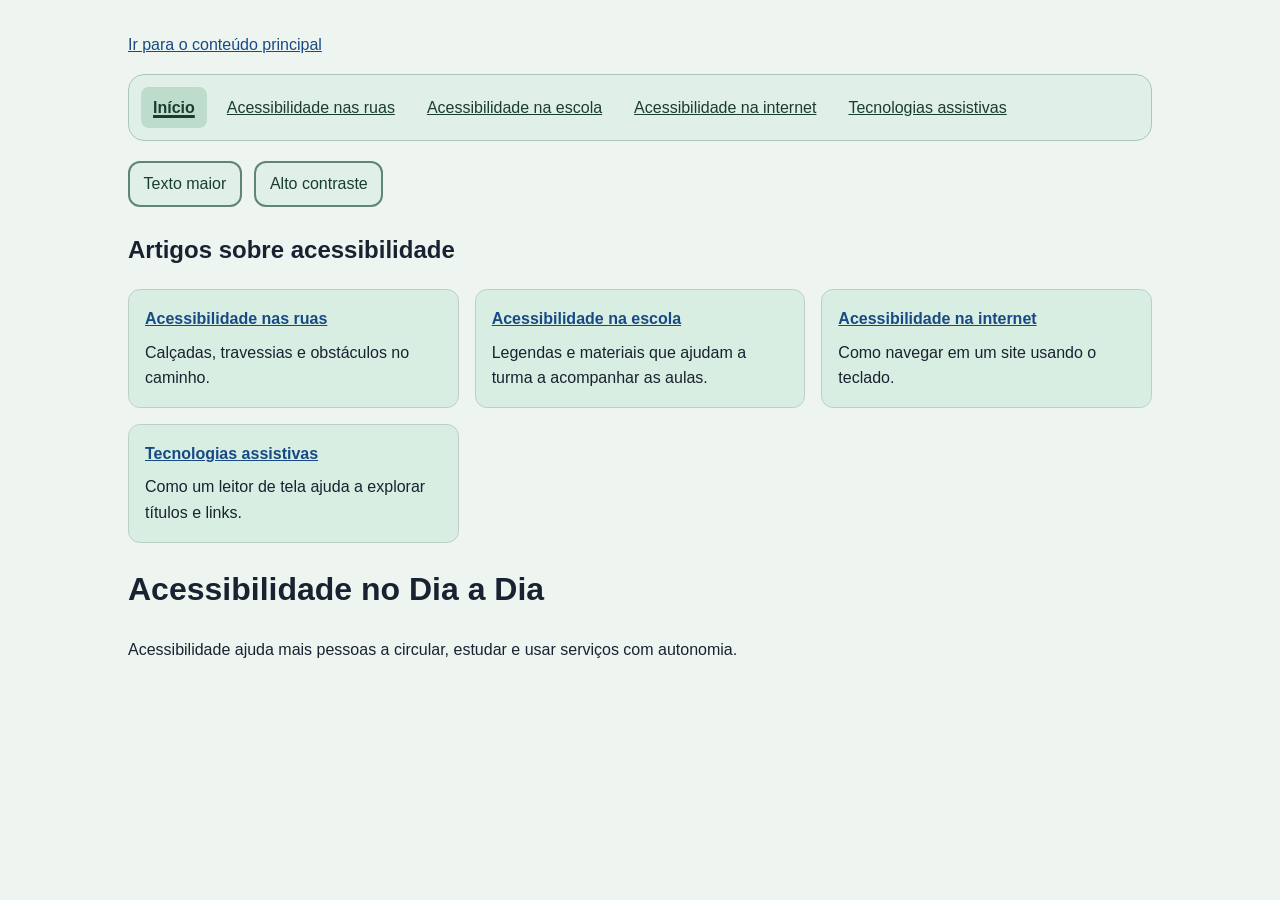
<file: acessibilidade_a_luzdodia/index.html>
<!DOCTYPE html>
<html lang="pt-BR">
<head>
  <meta charset="UTF-8">
  <title> Acessibilidade a Luz do Dia</title>
  <meta name="viewport" content="width=device-width, initial-scale=1">
  <link rel="stylesheet" href="estilo.css">
  <script src="acessibilidade.js" defer></script>
</head> 
<body>
    <!-- Atalho para pular o menu -->
    <a href="#conteudo">Ir para o conteúdo principal</a>

    <!-- Menu principal -->
    <nav aria-label="Menu principal">

  <ul><!-- Aqui ficam os links das cinco páginas -->
    <li><a href="index.html" aria-current="page">Início</a></li>
    <li><a href="ruas.html">Acessibilidade nas ruas</a></li>
    <li><a href="escola.html">Acessibilidade na escola</a></li>
    <li><a href="internet.html">Acessibilidade na internet</a></li>
    <li><a href="tecnologias.html">Tecnologias assistivas</a></li>
  </ul>
</nav>

<!-- Botões de acessibilidade -->
   <button type="button" id="fonte-maior" aria-pressed="false" hidden>
    Texto maior
</button>
   <button type="button" id="alto-contraste" aria-pressed="false" hidden>
  Alto contraste
</button>

<!-- Conteúdo principal -->
    <h2>Artigos sobre acessibilidade</h2>

<ul class="lista-artigos">
  <li>
    <a href="ruas.html">Acessibilidade nas ruas</a>
    <p>Calçadas, travessias e obstáculos no caminho.</p>
  </li>
  <li>
    <a href="escola.html">Acessibilidade na escola</a>
    <p>Legendas e materiais que ajudam a turma a acompanhar as aulas.</p>
  </li>
  <li>
    <a href="internet.html">Acessibilidade na internet</a>
    <p>Como navegar em um site usando o teclado.</p>
  </li>
  <li>
    <a href="tecnologias.html">Tecnologias assistivas</a>
    <p>Como um leitor de tela ajuda a explorar títulos e links.</p>
  </li>
</ul>

  <h1>Acessibilidade no Dia a Dia</h1>

  <p>Acessibilidade ajuda mais pessoas a circular, estudar e usar
     serviços com autonomia.</p>

     </main>
</body>
</html>
</file>
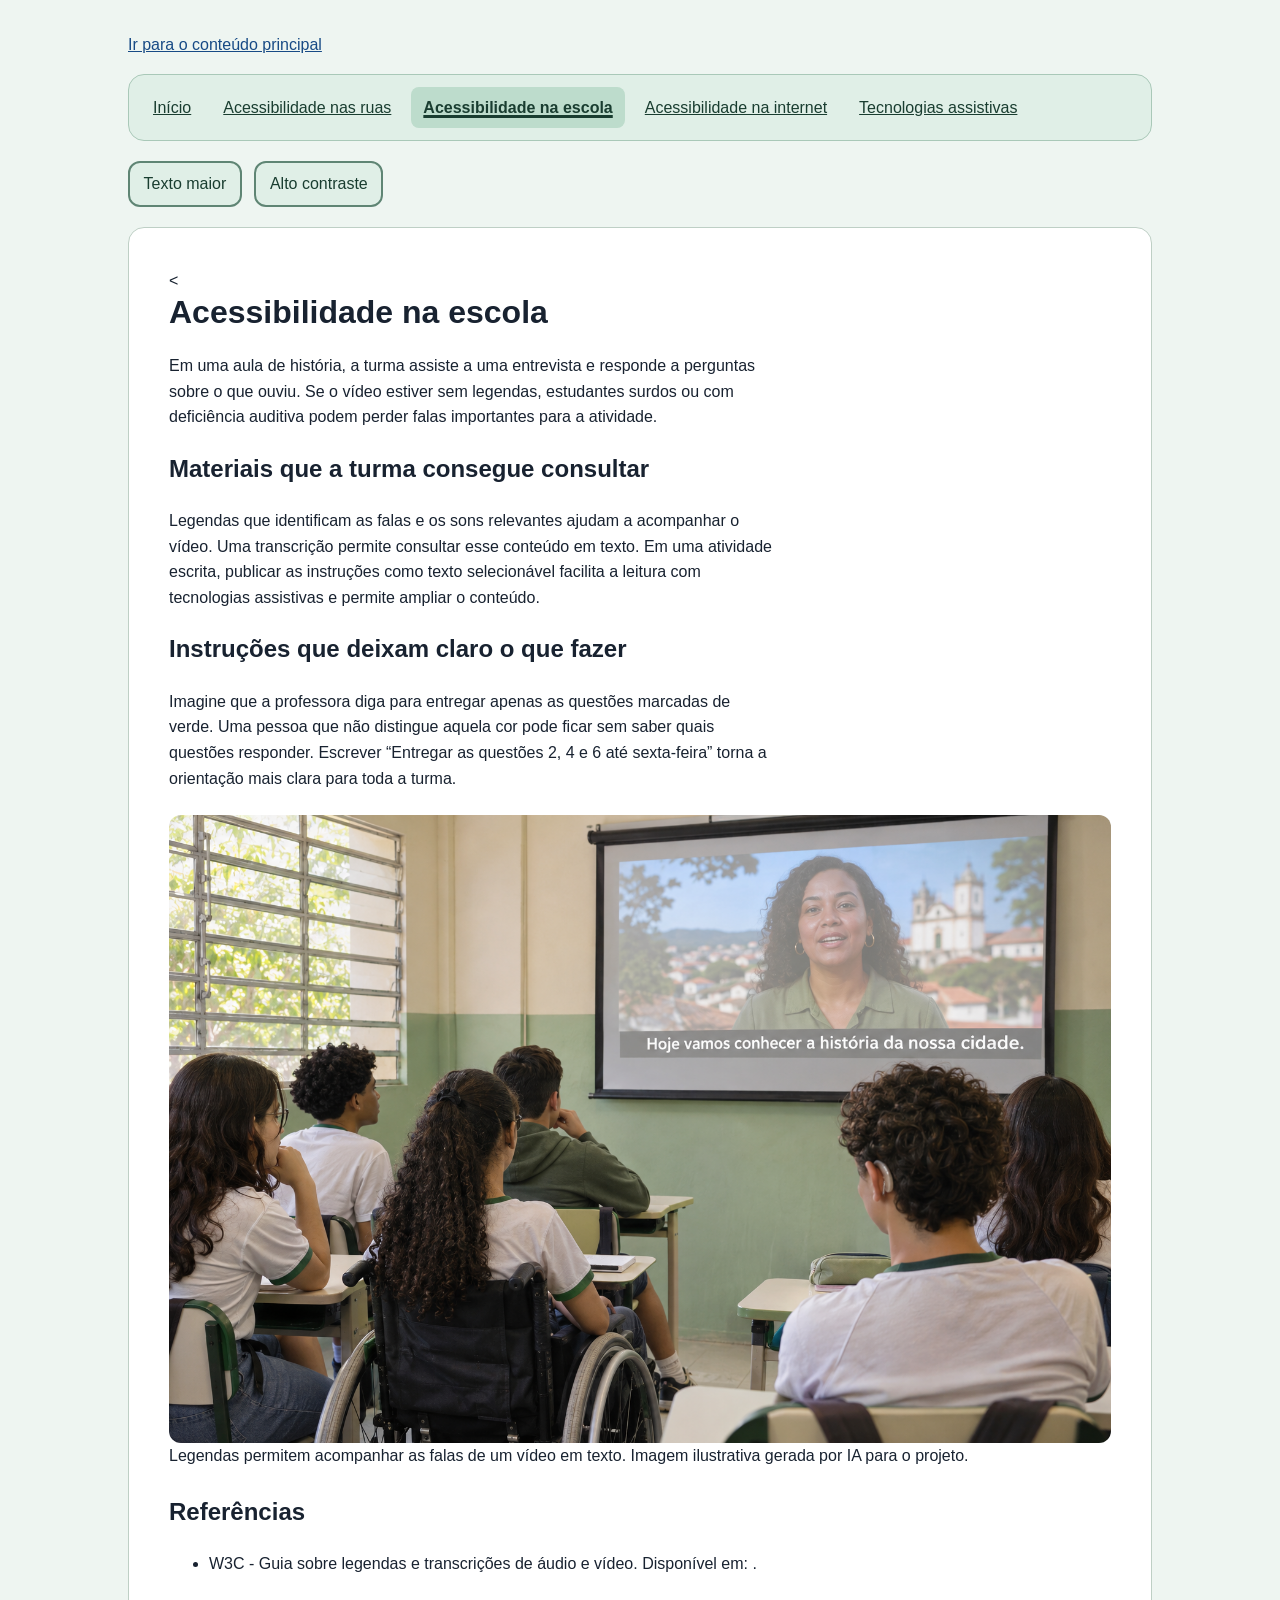
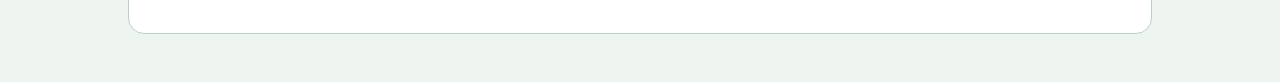
<file: acessibilidade_a_luzdodia/escola.html>
<!DOCTYPE html>
<html lang="pt-BR">
<head>
  <meta charset="UTF-8">
  <title>Acessibilidade nas escolas | Acessibilidade a Luz do Dia</title>
  <meta name="viewport" content="width=device-width, initial-scale=1">
  <link rel="stylesheet" href="estilo.css">
  <script src="acessibilidade.js" defer></script>
</head>
<body>
    <a href="#conteudo">Ir para o conteúdo principal</a>
    <nav aria-label="Menu principal">
  <ul>
    <li><a href="index.html">Início</a></li>
    <li><a href="ruas.html">Acessibilidade nas ruas</a></li>
    <li><a href="escola.html" aria-current="page">Acessibilidade na escola</a></li>
    <li><a href="internet.html">Acessibilidade na internet</a></li>
    <li><a href="tecnologias.html">Tecnologias assistivas</a></li>
  </ul>
</nav>

<!-- Botões de acessibilidade -->
<button type="button" id="fonte-maior" aria-pressed="false" hidden>
  Texto maior
</button>
<button type="button" id="alto-contraste" aria-pressed="false" hidden>
  Alto contraste
</button>

<!-- Conteúdo principal -->
  <main id="conteudo" tabindex="-1">
  <<h1>Acessibilidade na escola</h1>

<p>Em uma aula de história, a turma assiste a uma entrevista e
  responde a perguntas sobre o que ouviu. Se o vídeo estiver
  sem legendas, estudantes surdos ou com deficiência auditiva
  podem perder falas importantes para a atividade.</p>

<h2>Materiais que a turma consegue consultar</h2>

<p>Legendas que identificam as falas e os sons relevantes ajudam
  a acompanhar o vídeo. Uma transcrição permite consultar esse
  conteúdo em texto. Em uma atividade escrita, publicar as
  instruções como texto selecionável facilita a leitura com
  tecnologias assistivas e permite ampliar o conteúdo.</p>

<h2>Instruções que deixam claro o que fazer</h2>

<p>Imagine que a professora diga para entregar apenas as questões
  marcadas de verde. Uma pessoa que não distingue aquela cor
  pode ficar sem saber quais questões responder. Escrever
  “Entregar as questões 2, 4 e 6 até sexta-feira” torna a
  orientação mais clara para toda a turma.</p>

  <figure>
  <img src="imagens/sala-de-aula-inclusiva.png"
       alt="Sala de aula inclusiva com elementos de acessibilidade.">
  <figcaption>
    Legendas permitem acompanhar as falas de um vídeo em texto.
    Imagem ilustrativa gerada por IA para o projeto.
  </figcaption>
</figure>

  <!-- Referências do artigo -->
<h2>Referências</h2>
<ul>
  <li>
    W3C - Guia sobre legendas e transcrições de áudio e vídeo. Disponível em:
    <a href="https://www.w3.org/WAI/media/av/captions/?utm_source=chatgpt.com">
    </a>.
  </li>
</ul>

</main>
</body>
</file>
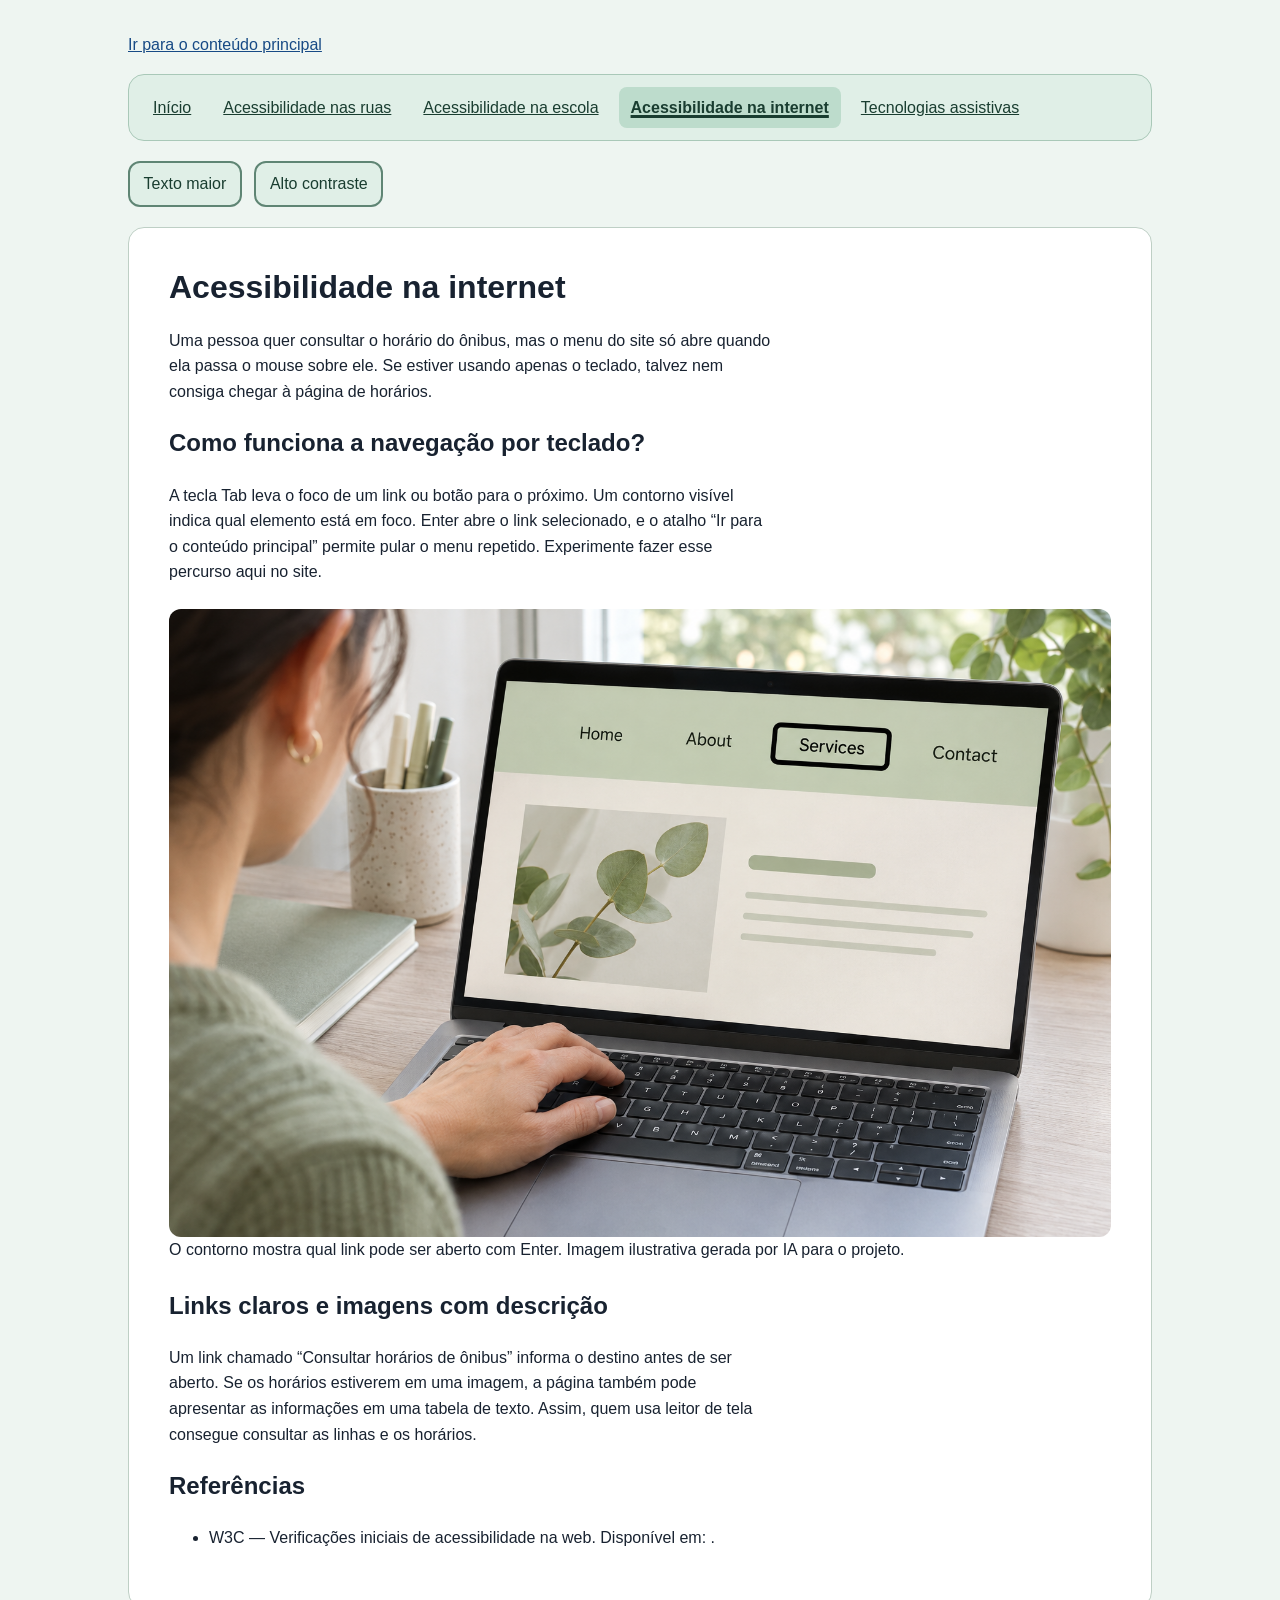
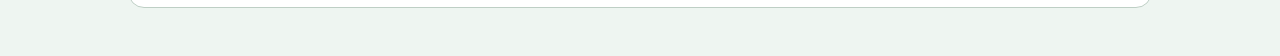
<file: acessibilidade_a_luzdodia/internet.html>
<!DOCTYPE html>
<html lang="pt-BR">
<head>
  <meta charset="UTF-8">
  <title>Acessibilidade na internet | Acessibilidade a Luz do Dia</title>
  <meta name="viewport" content="width=device-width, initial-scale=1">
  <link rel="stylesheet" href="estilo.css">
  <script src="acessibilidade.js" defer></script>
</head>
<body>
    <a href="#conteudo">Ir para o conteúdo principal</a>
    <nav aria-label="Menu principal">
  <ul>
    <li><a href="index.html">Início</a></li>
    <li><a href="ruas.html">Acessibilidade nas ruas</a></li>
    <li><a href="escola.html">Acessibilidade na escola</a></li>
    <li><a href="internet.html" aria-current="page">Acessibilidade na internet</a></li>
    <li><a href="tecnologias.html">Tecnologias assistivas</a></li>
  </ul>
</nav>

<!-- Botões de acessibilidade -->
<button type="button" id="fonte-maior" aria-pressed="false" hidden>
  Texto maior
</button>
<button type="button" id="alto-contraste" aria-pressed="false" hidden>
  Alto contraste
</button>

<!-- Conteúdo principal -->
  <main id="conteudo" tabindex="-1">
 <h1>Acessibilidade na internet</h1>

<p>Uma pessoa quer consultar o horário do ônibus, mas o menu
  do site só abre quando ela passa o mouse sobre ele. Se estiver
  usando apenas o teclado, talvez nem consiga chegar à página
  de horários.</p>

<h2>Como funciona a navegação por teclado?</h2>

<p>A tecla Tab leva o foco de um link ou botão para o próximo.
  Um contorno visível indica qual elemento está em foco.
  Enter abre o link selecionado, e o atalho “Ir para o conteúdo
  principal” permite pular o menu repetido. Experimente fazer
  esse percurso aqui no site.</p>

  <figure>
  <img src="imagens/navegacao-por-teclado.png"
       alt="Pessoa usa o teclado de um notebook. Na tela, um contorno escuro indica que o link Services está em foco.">
  <figcaption>
    O contorno mostra qual link pode ser aberto com Enter.
    Imagem ilustrativa gerada por IA para o projeto.
  </figcaption>
</figure>

<h2>Links claros e imagens com descrição</h2>

<p>Um link chamado “Consultar horários de ônibus” informa o
  destino antes de ser aberto. Se os horários estiverem em uma
  imagem, a página também pode apresentar as informações em uma
  tabela de texto. Assim, quem usa leitor de tela consegue
  consultar as linhas e os horários.</p>

  <h2>Referências</h2>
<ul>
  <li>
    W3C — Verificações iniciais de acessibilidade na web. Disponível em:
    <a href="https://www.w3.org/WAI/test-evaluate/preliminary/?utm_source=chatgpt.com">
    </a>.
  </li>
</ul>

</main>
</body>
</file>
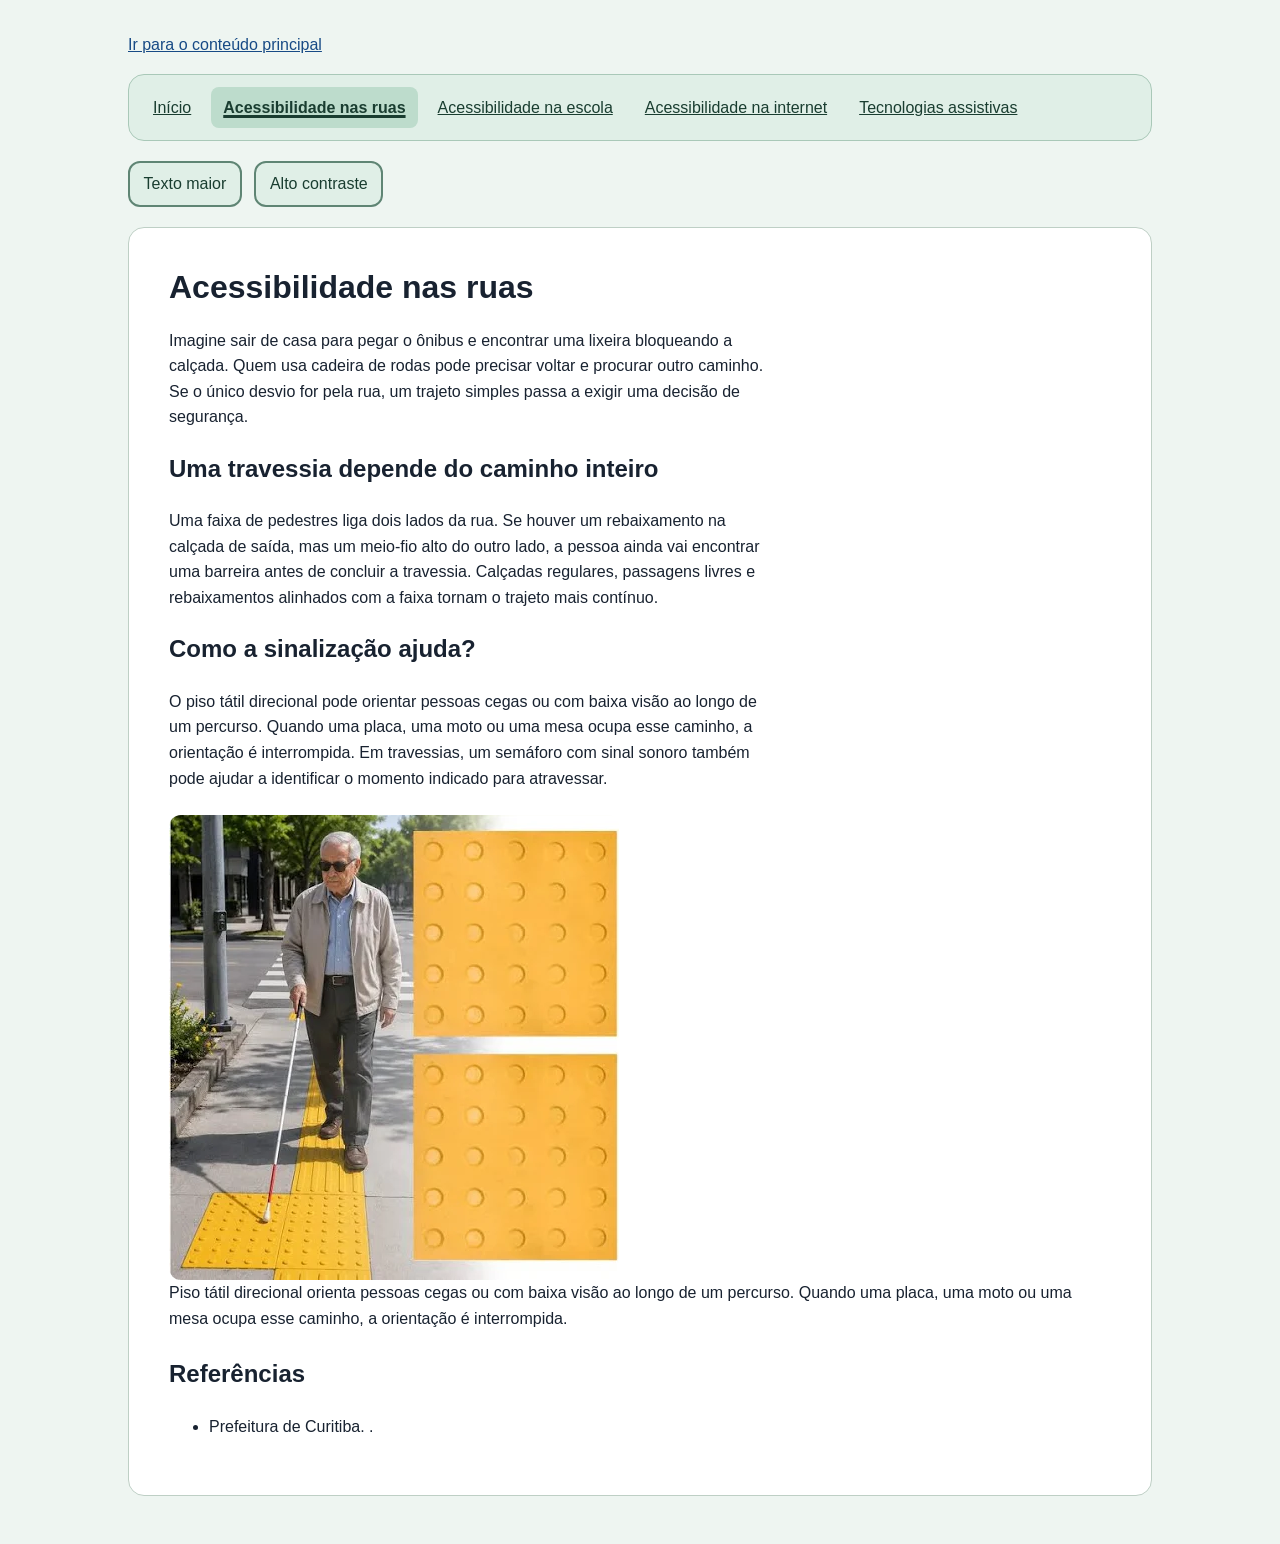
<file: acessibilidade_a_luzdodia/ruas.html>
<!DOCTYPE html>
<html lang="pt-BR">
<head>
  <meta charset="UTF-8">
  <title>Acessibilidade nas ruas | Acessibilidade a Luz do Dia</title>
  <meta name="viewport" content="width=device-width, initial-scale=1">
  <link rel="stylesheet" href="estilo.css">
  <script src="acessibilidade.js" defer></script>
</head>
<body>
    <a href="#conteudo">Ir para o conteúdo principal</a>
    <nav aria-label="Menu principal">
  <ul>
    <li><a href="index.html">Início</a></li>
    <li><a href="ruas.html" aria-current="page">Acessibilidade nas ruas</a></li>
    <li><a href="escola.html">Acessibilidade na escola</a></li>
    <li><a href="internet.html">Acessibilidade na internet</a></li>
    <li><a href="tecnologias.html">Tecnologias assistivas</a></li>
  </ul>
</nav>

<!-- Botões de acessibilidade -->
<button type="button" id="fonte-maior" aria-pressed="false" hidden>
  Texto maior
</button>
<button type="button" id="alto-contraste" aria-pressed="false" hidden>
  Alto contraste
</button>

<!-- Conteúdo principal -->
  <main id="conteudo" tabindex="-1">
  <h1>Acessibilidade nas ruas</h1>

<p>Imagine sair de casa para pegar o ônibus e encontrar uma lixeira
  bloqueando a calçada. Quem usa cadeira de rodas pode precisar
  voltar e procurar outro caminho. Se o único desvio for pela rua,
  um trajeto simples passa a exigir uma decisão de segurança.</p>

<h2>Uma travessia depende do caminho inteiro</h2>

<p>Uma faixa de pedestres liga dois lados da rua. Se houver um
  rebaixamento na calçada de saída, mas um meio-fio alto do outro
  lado, a pessoa ainda vai encontrar uma barreira antes de
  concluir a travessia. Calçadas regulares, passagens livres e
  rebaixamentos alinhados com a faixa tornam o trajeto mais contínuo.</p>

<h2>Como a sinalização ajuda?</h2>

<p>O piso tátil direcional pode orientar pessoas cegas ou com baixa
  visão ao longo de um percurso. Quando uma placa, uma moto ou
  uma mesa ocupa esse caminho, a orientação é interrompida.
  Em travessias, um semáforo com sinal sonoro também pode ajudar
  a identificar o momento indicado para atravessar.</p>

  <figure>
  <img src="imagens/piso-tatil.jpg"
       alt="Calçada com piso tátil junto à rua.">
  <figcaption>
    Piso tátil direcional orienta pessoas cegas ou com baixa visão
    ao longo de um percurso. Quando uma placa, uma moto ou uma
    mesa ocupa esse caminho, a orientação é interrompida.
  </figcaption>
</figure>

<!-- Referências do artigo -->
<h2>Referências</h2>
<ul>
  <li>
    Prefeitura de Curitiba.
    <a href="https://www.curitiba.pr.gov.br/noticias/curitiba-moderniza-regras-para-calcadas-e-amplia-acessibilidade-seguranca-e-qualidade-dos-espacos-publicos/83886">
    </a>.
  </li>
</ul>

</main>
</body>
</file>
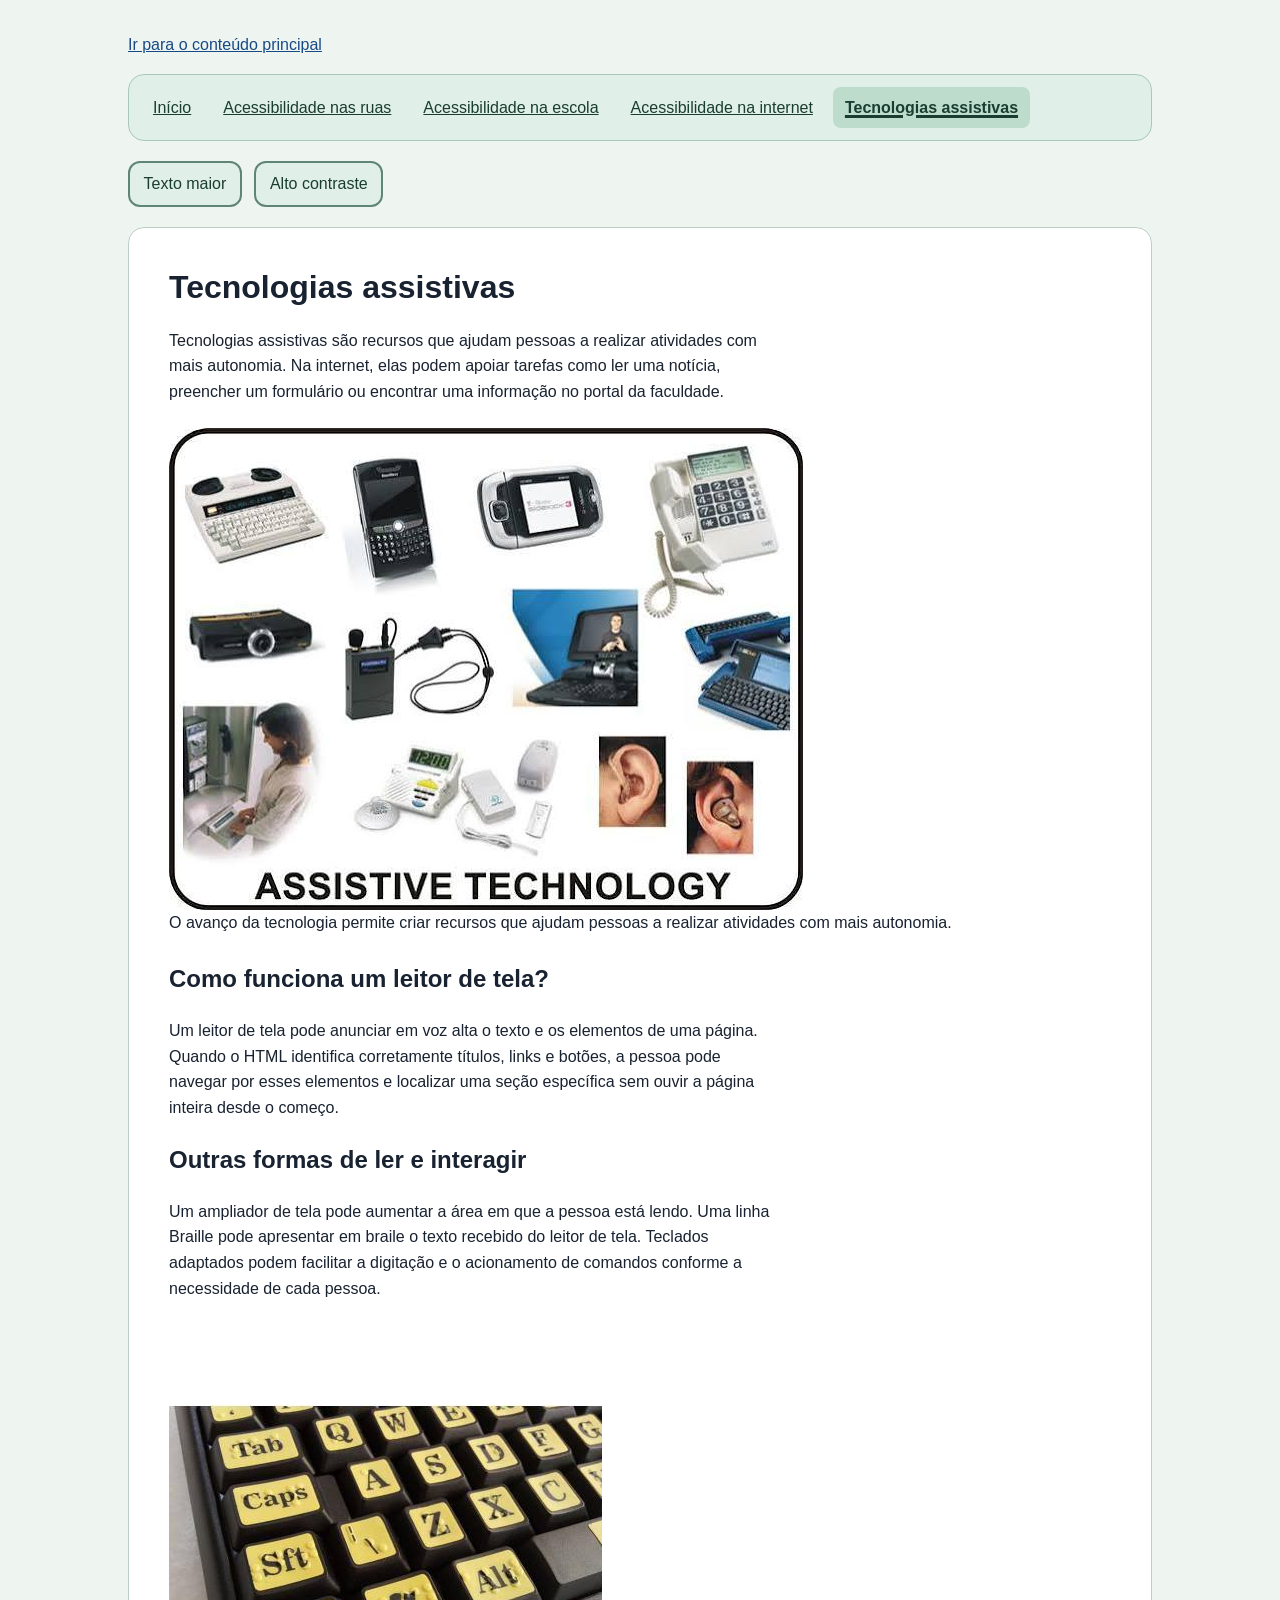
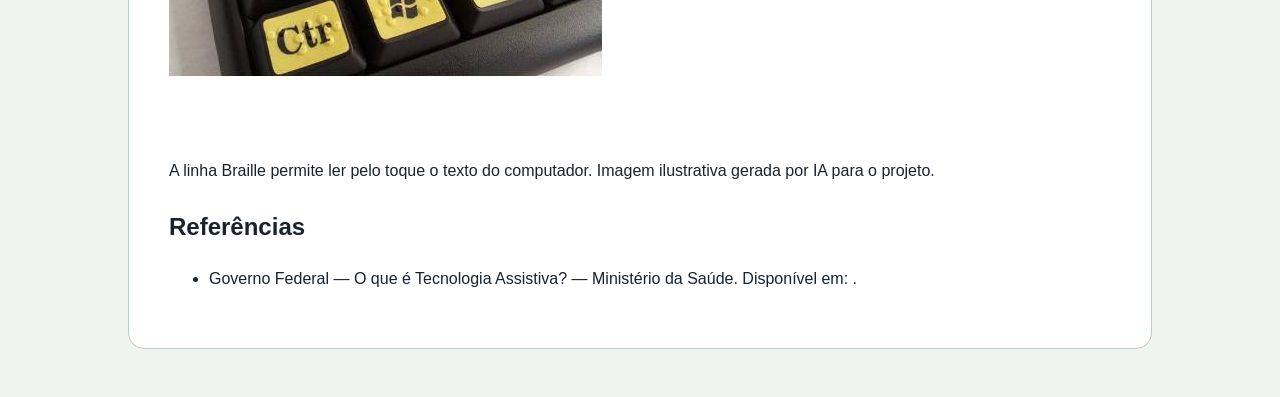
<file: acessibilidade_a_luzdodia/tecnologias.html>
<!DOCTYPE html>
<html lang="pt-BR">
<head>
  <meta charset="UTF-8">
  <title>	Tecnologias assistivas| Acessibilidade a Luz do Dia</title>
  <meta name="viewport" content="width=device-width, initial-scale=1">
  <link rel="stylesheet" href="estilo.css">
  <script src="acessibilidade.js" defer></script>
</head>
<body>
    <a href="#conteudo">Ir para o conteúdo principal</a>
    <nav aria-label="Menu principal">
  <ul>
    <li><a href="index.html">Início</a></li>
    <li><a href="ruas.html">Acessibilidade nas ruas</a></li>
    <li><a href="escola.html">Acessibilidade na escola</a></li>
    <li><a href="internet.html">Acessibilidade na internet</a></li>
    <li><a href="tecnologias.html" aria-current="page">Tecnologias assistivas</a></li>
  </ul>
</nav>

<!-- Botões de acessibilidade -->
<button type="button" id="fonte-maior" aria-pressed="false" hidden>
  Texto maior
</button>
<button type="button" id="alto-contraste" aria-pressed="false" hidden>
  Alto contraste
</button>

<!-- Conteúdo principal -->
  <main id="conteudo" tabindex="-1">
<h1>Tecnologias assistivas</h1>

<p>Tecnologias assistivas são recursos que ajudam pessoas a
  realizar atividades com mais autonomia. Na internet, elas
  podem apoiar tarefas como ler uma notícia, preencher um
  formulário ou encontrar uma informação no portal da faculdade.</p>

  <figure>
  <img src="imagens/tecnologias-assistivas.jpg"
       alt="Exemplos de tecnologias assistivas.">
  <figcaption>
    O avanço da tecnologia permite criar recursos que ajudam pessoas a
    realizar atividades com mais autonomia.
  </figcaption>
</figure>

<h2>Como funciona um leitor de tela?</h2>

<p>Um leitor de tela pode anunciar em voz alta o texto e os
  elementos de uma página. Quando o HTML identifica corretamente
  títulos, links e botões, a pessoa pode navegar por esses
  elementos e localizar uma seção específica sem ouvir a página
  inteira desde o começo.</p>

<h2>Outras formas de ler e interagir</h2>

<p>Um ampliador de tela pode aumentar a área em que a pessoa
  está lendo. Uma linha Braille pode apresentar em braile o texto
  recebido do leitor de tela. Teclados adaptados podem facilitar
  a digitação e o acionamento de comandos conforme a necessidade
  de cada pessoa.</p>

  <figure>
  <img src="imagens/teclado-em-braille.jpg"
       alt="Exemplo de teclado adaptado para uso com relevos em braille.">
  <figcaption>
    A linha Braille permite ler pelo toque o texto do computador.
    Imagem ilustrativa gerada por IA para o projeto.
  </figcaption>
</figure>

  <h2>Referências</h2>
<ul>
  <li>
    Governo Federal — O que é Tecnologia Assistiva? — Ministério da Saúde. Disponível em:
    <a href="https://www.gov.br/saude/pt-br/assuntos/saude-de-a-a-z/s/saude-da-pessoa-com-deficiencia/faq/o-que-e-tecnologia-assistiva">
    </a>.
  </li>
</ul>

</main>
</body>
</file>
<file: acessibilidade_a_luzdodia/estilo.css>
/*Estilo geral da pag*/
body {
  font-family: Arial, sans-serif;
  background-color: #f7f9fc;
  color: #182230;
  line-height: 1.6;
  max-width: 68ch;
  margin: 0 auto;
  padding: 1rem;
}

a {
  color: #174a85;
  text-decoration: underline;
}

a:focus-visible {
  outline: 3px solid #182230;
  outline-offset: 8px;
}

/*Texto maior*/
html.texto-maior {
  font-size: 150%;
}

button {
  font: inherit;
}

button:focus-visible {
  outline: 3px solid #182230;
  outline-offset: 4px;
}

/*Alto contraste*/
html.alto-contraste,
html.alto-contraste body {
  background-color: #2d3247;
  color: #c7dbe0;
}

html.alto-contraste a {
  color: #b9d5f5;
}

html.alto-contraste button {
  background-color: #3e634c;
  color: #e5e7eb;
  border: 2px solid #85aa9e;
}

html.alto-contraste :focus-visible {
  outline-color: #bccfb9;
}

/* Página atual no menu */
nav a[aria-current="page"] {
  font-weight: bold;
  text-decoration-thickness: 0.18em;
}

/* Cores do menu e da área de leitura */
html {
  --fundo-pagina: #eef5f1;
  --fundo-painel: #fff;
  --borda-painel: #becfc5;
  --fundo-pagina-atual: #d9eee2;
}

html.alto-contraste {
  --fundo-pagina: #3e634c;
  --fundo-painel: #191f2e;
  --borda-painel: #99af9e;
  --fundo-pagina-atual: #21332f;
}

/* Largura e fundo da página */
body {
  max-width: 64rem;
  padding: clamp(1rem, 3vw, 2rem);
  background-color: var(--fundo-pagina);
}

/* Menu e conteúdo */
nav,
main {
  background-color: var(--fundo-painel);
  border: 1px solid var(--borda-painel);
  border-radius: 1rem;
  margin-block: 1rem;
}

nav {
  padding: 0.75rem;
}

nav ul {
  display: flex;
  flex-wrap: wrap;
  gap: 0.5rem;
  list-style: none;
  margin: 0;
  padding: 0;
}

nav a {
  display: block;
  padding: 0.5rem 0.75rem;
  border-radius: 0.5rem;
}

nav a[aria-current="page"] {
  background-color: var(--fundo-pagina-atual);
}

main {
  padding: clamp(1rem, 4vw, 2.5rem);
}

main h1 {
  margin-top: 0;
  line-height: 1.2;
}

main p {
  max-width: 68ch;
}

/* Menu em tons pastel */
html:not(.alto-contraste) nav {
  background-color: #e0efe7;
  border-color: #a9c8b8;
}

html:not(.alto-contraste) nav a {
  color: #193d30;
}

html:not(.alto-contraste) nav a[aria-current="page"] {
  background-color: #bddccc;
}

html:not(.alto-contraste) nav a:focus-visible {
  outline-color: #193d30;
}

/* Botões de acessibilidade */
button {
  padding: 0.5rem 0.85rem;
  margin: 0.25rem 0.5rem 0.25rem 0;
  border-radius: 0.75rem;
  cursor: pointer;
}

html:not(.alto-contraste) button {
  background-color: #e0efe7;
  color: #193d30;
  border: 2px solid #5f8574;
}

/* Botão com a opção ativa */
button[aria-pressed="true"] {
  font-weight: bold;
  text-decoration: underline;
  text-underline-offset: 0.2em;
}

/* Cartões de artigos da página inicial */
.lista-artigos {
  display: grid;
  gap: 1rem;
  grid-template-columns: repeat(auto-fit, minmax(min(100%, 16rem), 1fr));
  padding: 0;
}

.lista-artigos li {
  list-style: none;
  padding: 1rem;
  background-color: var(--fundo-pagina-atual);
  border: 1px solid var(--borda-painel);
  border-radius: 0.75rem;
}

.lista-artigos a {
  font-weight: bold;
}

.lista-artigos p {
  margin: 0.5rem 0 0;
}

/* Imagens dos artigos */
main figure {
  margin: 1.5rem 0;
}

main figure img {
  display: block;
  max-width: 100%;
  height: auto;
  border-radius: 0.75rem;
}
</file>
